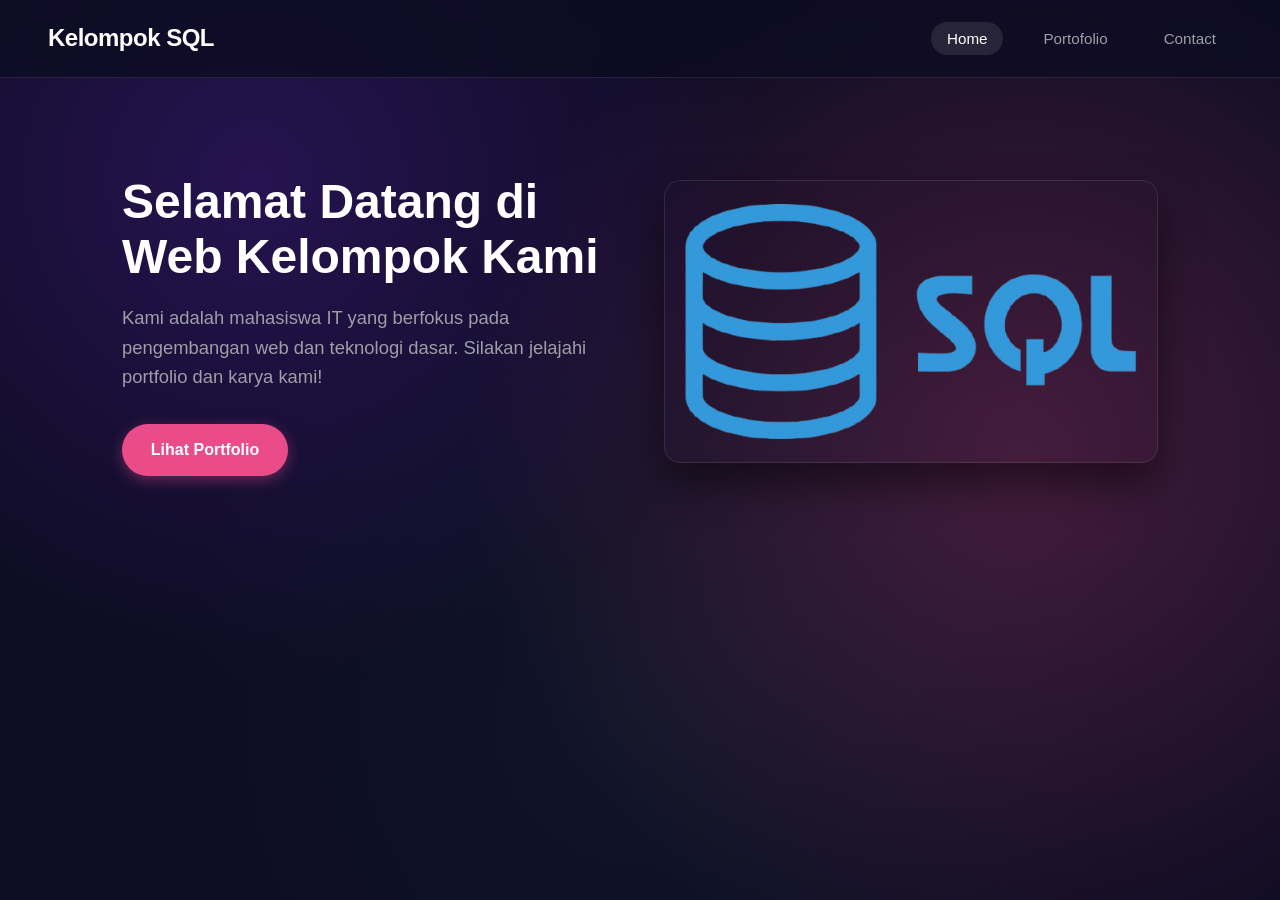
<file: index.html>
<!DOCTYPE html>
<html lang="id">
<head>
    <meta charset="UTF-8">
    <meta name="viewport" content="width=device-width, initial-scale=1.0">
    <title>Home - Portfolio Kelompok</title>
    <link rel="stylesheet" href="style.css">
</head>
<body>

    <!-- NAVBAR -->
    <nav class="navbar">
        <div class="logo">Kelompok SQL</div>
        <ul class="nav-links">
            <li><a href="index.html" class="active">Home</a></li>
            <li><a href="portofolio.html">Portofolio</a></li>
            <li><a href="contact.html">Contact</a></li>
        </ul>
    </nav>

    <!-- HERO SECTION -->
    <section class="hero">
        <div class="hero-text">
            <h1>Selamat Datang di Web Kelompok Kami</h1>
            <p>Kami adalah mahasiswa IT yang berfokus pada pengembangan web dan teknologi dasar. Silakan jelajahi portfolio dan karya kami!</p>
            <a href="portofolio.html" class="btn">Lihat Portfolio</a>
        </div>
        <div class="hero-image">
            <!-- CARA GANTI FOTO HERO: Ganti src di bawah dengan path foto kamu -->
            <img src="gambar/SQL-removebg-preview.png" alt="Foto Hero Kelompok">
        </div>
    </section>

    <script src="script.js"></script>
</body>
</html>
</file>
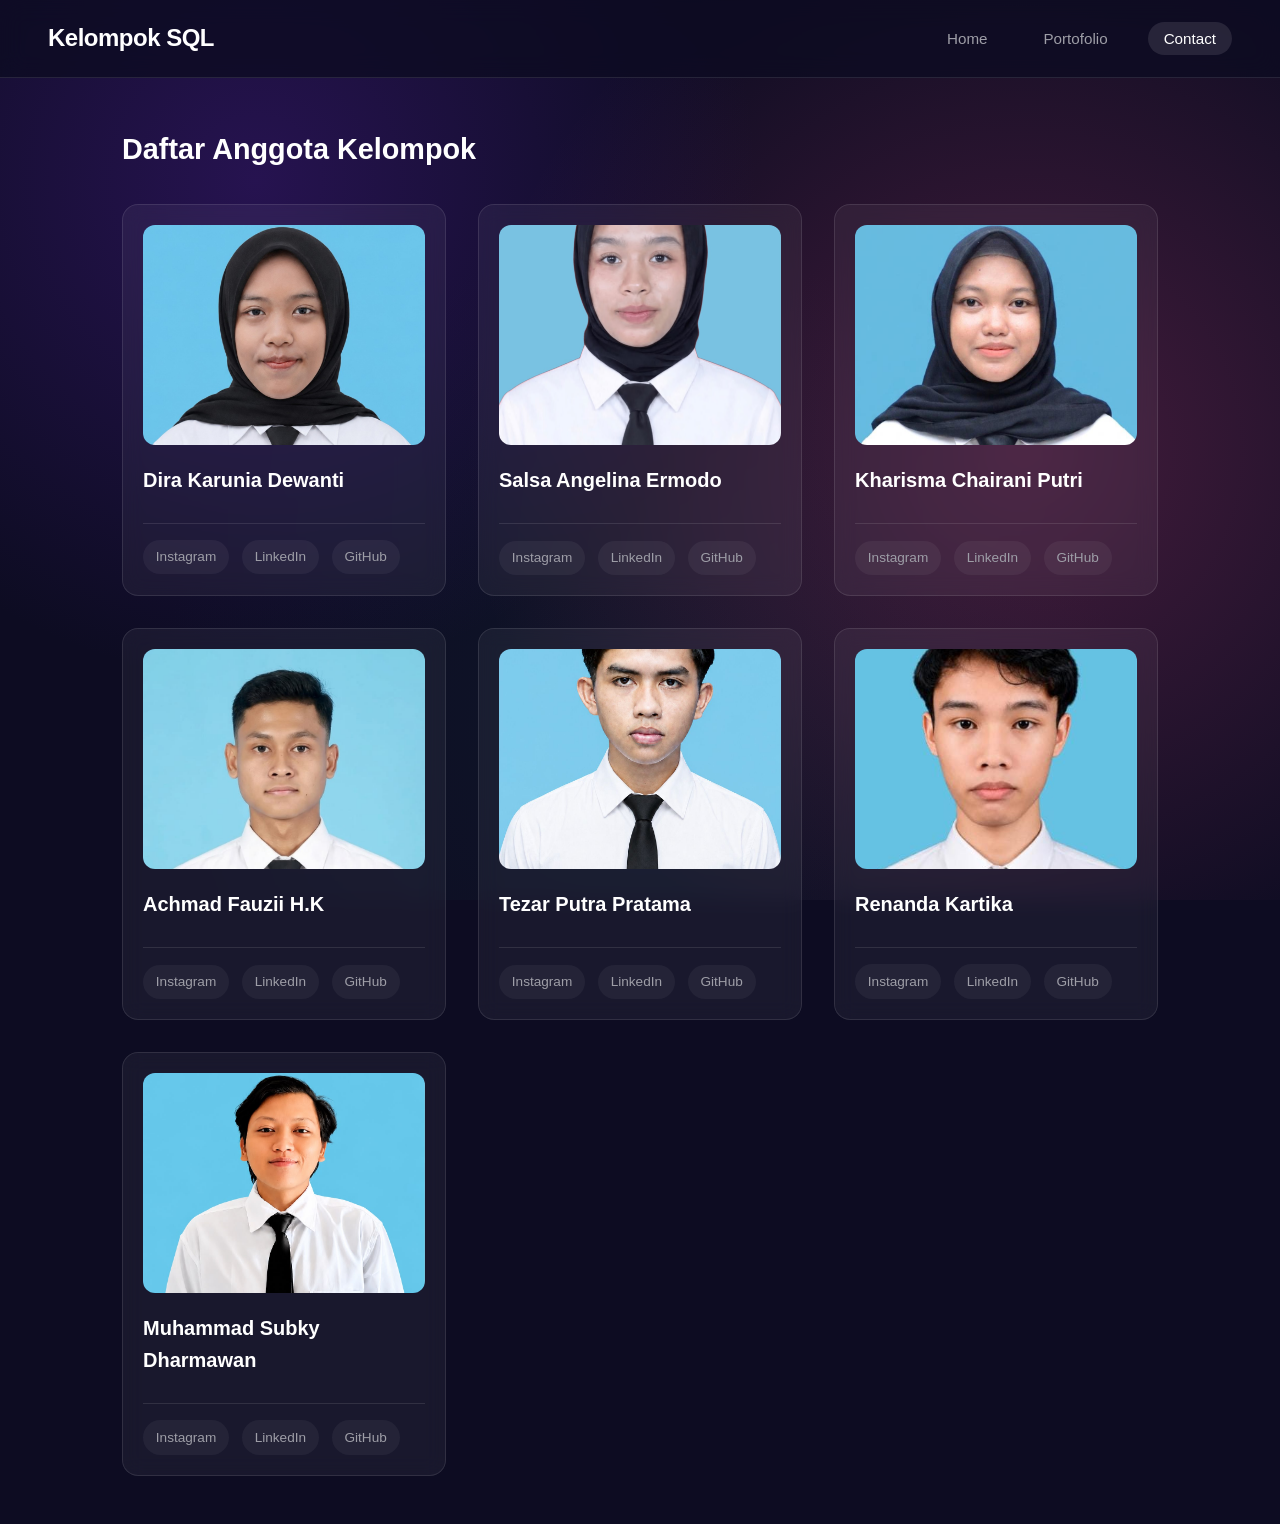
<file: contact.html>
<!DOCTYPE html>
<html lang="id">
<head>
    <meta charset="UTF-8">
    <meta name="viewport" content="width=device-width, initial-scale=1.0">
    <title>Contact & Anggota</title>
    <link rel="stylesheet" href="style.css">
</head>
<body>

    <!-- NAVBAR -->
    <nav class="navbar">
        <div class="logo">Kelompok SQL</div>
        <ul class="nav-links">
            <li><a href="index.html">Home</a></li>
            <li><a href="portofolio.html">Portofolio</a></li>
            <li><a href="contact.html" class="active">Contact</a></li>
        </ul>
    </nav>

    <!-- SEKSI ANGGOTA -->
    <section class="container">
        <h2>Daftar Anggota Kelompok</h2>
        <div class="card-grid">

            <!-- CARA MENGGANTI ATAU MENAMBAHKAN ANGGOTA: -->
            <!-- Copy dari <div class="card member-card"> sampai </div>, ganti nama & link sosial media. -->
            <div class="card member-card">
                <img src="gambar/dira.png" alt="Foto Anggota 1">
                <h3>Dira Karunia Dewanti</h3>
                <div class="social-links">
                    <a href="https://www.instagram.com/diraniadt?igsi=Z2YxaWQ4dTA0dDQx" target="_blank">Instagram</a>
                    <a href="https://www.linkedin.com/in/dira-karunia-dewanti-a68634373/">LinkedIn</a>
                    <a href=" https://github.com/diraniadt">GitHub</a>
                </div>
            </div>

            <div class="card member-card">
                <img src="gambar/salsa.jpg" alt="Foto Anggota 2">
                <h3>Salsa Angelina Ermodo</h3>
                <div class="social-links">
                    <a href=" https://www.instagram.com/angelinermd?igsi=MXVtZ2h6ZHc1cDNtbg%3D%3D&utm_source=qr">Instagram</a>
                    <a href="https://www.linkedin.com/in/salsa-a-a44894379?utm_source=share_via&utm_content=profile&utm_medium=member_ios
">LinkedIn</a>
                    <a href="https://github.com/salsaermodo678-beep?tab=repositories
7">GitHub</a>
                </div>
            </div>

            <div class="card member-card">
                <img src="gambar/kharisma.png" alt="Foto Anggota 3">
                <h3>Kharisma Chairani Putri</h3>
                <div class="social-links">
                    <a href="https://www.instagram.com/eiryseaa?igsi=aTN6NzAwMTYwa24=
" target="_blank">Instagram</a>
                    <a href="https://www.linkedin.com/in/kharisma-chairani-putri-42841642b/">LinkedIn</a>
                    <a href="https://github.com/kharismachaeraniputri-ux/kharismachaeraniputri-ux">GitHub</a>
                </div>
            </div>

             <div class="card member-card">
                <img src="gambar/fauzii.png" alt="Foto Anggota 4">
                <h3>Achmad Fauzii H.K</h3>
                <div class="social-links">
                    <a href="https://www.instagram.com/fauziihk/" target="_blank">Instagram</a>
                    <a href="https://www.linkedin.com/in/fauzii-hk-64253342b/" target="_blank">LinkedIn</a>
                    <a href="https://github.com/fauziihk-star" target="_blank">GitHub</a>
                </div>
            </div>

             <div class="card member-card">
                <img src="gambar/tezar.jpeg" alt="Foto Anggota 5">
                <h3>Tezar Putra Pratama</h3>
                <div class="social-links">
                    <a href="https://www.instagram.com/tzprtma?igsi=MTgwczBwMWcwcWNhZg%3D%3D&utm_source=qr">Instagram</a>
                    <a href="https://www.linkedin.com/in/tezar-putra-pratama-66362342b/">LinkedIn</a>
                    <a href="https://github.com/aangm338-boop">GitHub</a>
                </div>
            </div>

             <div class="card member-card">
                <img src="gambar/renanda.jpeg" alt="Foto Anggota 6">
                <h3>Renanda Kartika</h3>
                <div class="social-links">
                    <a href="https://www.instagram.com/rnndkrtk?igsi=MXVjazd5cmUxZndzdA%3D%3D">Instagram</a>
                    <a href="https://www.linkedin.com/in/reinanda-k-a1968942b?utm_source=share_via&utm_content=profile&utm_medium=member_android
">LinkedIn</a>
                    <a href="https://github.com/reinanda-it">GitHub</a>
                </div>
            </div>

             <div class="card member-card">
                <img src="gambar/subky.jpeg" alt="Foto Anggota 7">
                <h3>Muhammad Subky Dharmawan</h3>
                <div class="social-links">
                    <a href="https://www.instagram.com/sub_qiy?igsi=eTZ0bHdoMnE1bWls&utm_source=qr
">Instagram</a>
                    <a href="https://www.linkedin.com/in/muhammad-subky-dharmawan-15a42842b/">LinkedIn</a>
                    <a href="https://github.com/subqiydharmawan-ops">GitHub</a>
                </div>
            </div>

        </div>
    </section>

    <script src="script.js"></script>
</body>
</html>
</file>
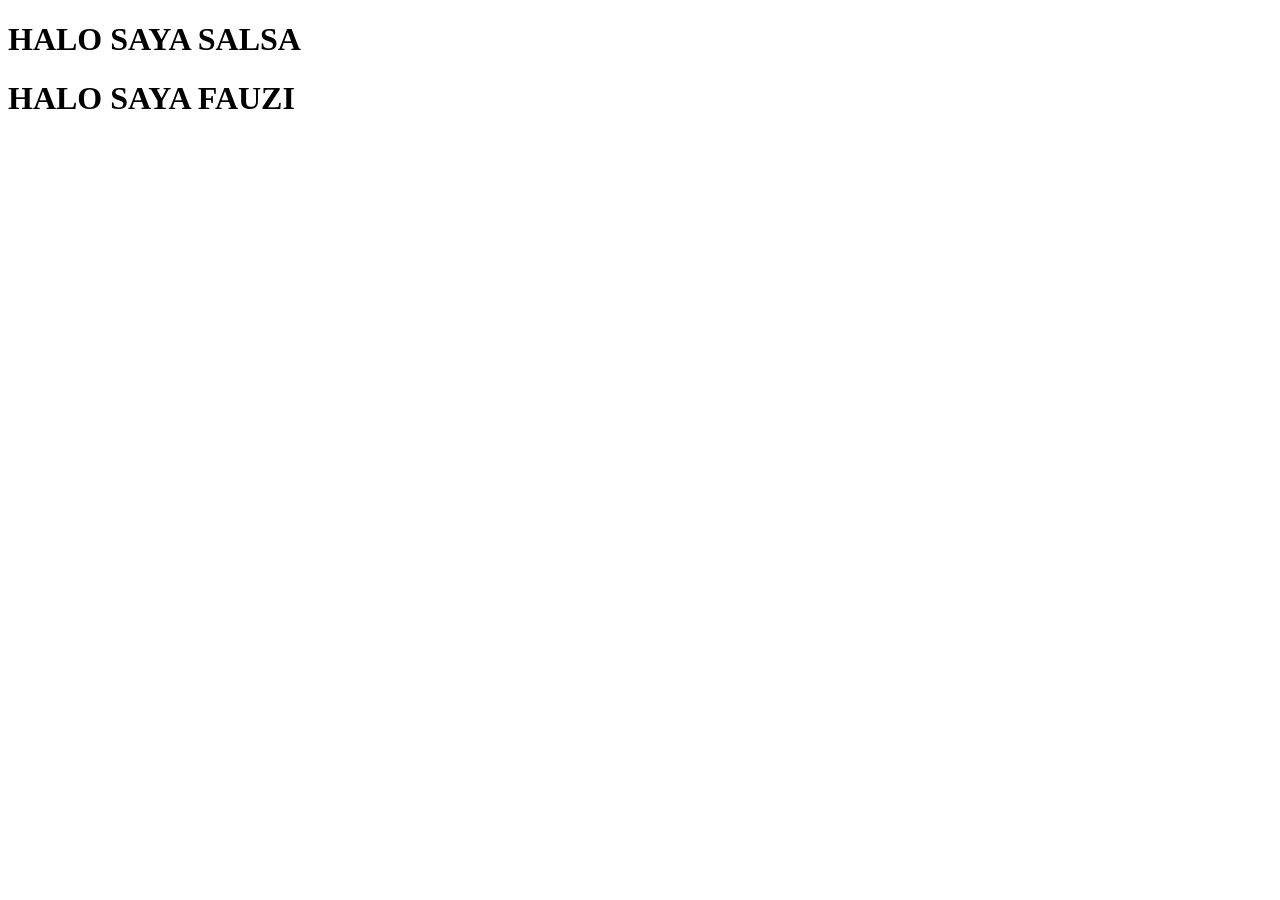
<file: tes.html>
<!DOCTYPE html>
<html lang="en">
<head>
    <meta charset="UTF-8">
    <meta name="viewport" content="width=device-width, initial-scale=1.0">
    <title>Document</title>
</head>
<body>

    <h1>HALO SAYA SALSA</h1>
    <h1>HALO SAYA FAUZI</h1>
    
</body>
</html>
</file>
<file: style.css>
/* --- RESET & VARIABLES --- */
:root {
    --primary-color: #ea4c89; /* Warna pink khas Dribbble */
    --primary-hover: #e13b7b;
    --bg-dark: #0d0c22;       /* Warna background gelap khas Dribbble */
    --card-bg: rgba(255, 255, 255, 0.05); /* Effect glassmorphism */
    --card-border: rgba(255, 255, 255, 0.1);
    --text-white: #ffffff;
    --text-muted: #9e9ea7;
    --radius-pill: 999px;
    --radius-card: 16px;
}

* {
    margin: 0;
    padding: 0;
    box-sizing: border-box;
    font-family: 'Haas Grot Text R Web', 'Helvetica Neue', Helvetica, Arial, sans-serif;
}

body {
    background-color: var(--bg-dark);
    /* Gradient mesh seperti hero banner Dribbble */
    background-image: 
        radial-gradient(circle at 20% 20%, rgba(76, 29, 149, 0.4) 0%, transparent 40%),
        radial-gradient(circle at 80% 50%, rgba(234, 76, 137, 0.25) 0%, transparent 50%),
        radial-gradient(circle at 50% 80%, rgba(15, 23, 42, 0.8) 0%, transparent 50%);
    background-attachment: fixed;
    color: var(--text-white);
    line-height: 1.6;
    min-height: 100vh;
}

/* --- NAVBAR --- */
.navbar {
    display: flex;
    justify-content: space-between;
    align-items: center;
    background-color: rgba(13, 12, 34, 0.8);
    backdrop-filter: blur(12px);
    padding: 1.2rem 3rem;
    position: sticky;
    top: 0;
    z-index: 100;
    border-bottom: 1px solid var(--card-border);
}

.logo {
    font-size: 1.5rem;
    font-weight: 700;
    color: var(--text-white);
    letter-spacing: -0.5px;
}

.nav-links {
    display: flex;
    list-style: none;
    gap: 1.5rem;
}

.nav-links a {
    text-decoration: none;
    color: var(--text-muted);
    font-weight: 500;
    font-size: 0.95rem;
    padding: 0.5rem 1rem;
    border-radius: var(--radius-pill);
    transition: all 0.2s ease;
}

.nav-links a.active, 
.nav-links a:hover {
    color: var(--text-white);
    background-color: rgba(255, 255, 255, 0.1);
}

/* --- HERO SECTION --- */
.hero {
    display: flex;
    justify-content: space-between;
    align-items: center;
    padding: 6rem 2rem;
    max-width: 1100px;
    margin: 0 auto;
}

.hero-text {
    flex: 1;
    padding-right: 3rem;
}

.hero-text h1 {
    font-size: 3rem;
    line-height: 1.15;
    margin-bottom: 1.2rem;
    color: var(--text-white);
    font-weight: 700;
}

.hero-text p {
    font-size: 1.15rem;
    margin-bottom: 2rem;
    color: var(--text-muted);
}

.btn {
    display: inline-block;
    padding: 0.85rem 1.8rem;
    background-color: var(--primary-color);
    color: #ffffff;
    text-decoration: none;
    border-radius: var(--radius-pill);
    font-weight: 600;
    box-shadow: 0 4px 14px rgba(234, 76, 137, 0.4);
    transition: all 0.2s ease;
}

.btn:hover {
    background-color: var(--primary-hover);
    transform: translateY(-2px);
    box-shadow: 0 6px 20px rgba(234, 76, 137, 0.6);
}

.hero-image {
    flex: 1;
    text-align: center;
}

.hero-image img {
    max-width: 100%;
    height: auto;
    border-radius: var(--radius-card);
    border: 1px solid var(--card-border);
    box-shadow: 0 20px 40px rgba(0, 0, 0, 0.5);
}

/* --- CONTAINER & CARDS --- */
.container {
    max-width: 1100px;
    margin: 3rem auto;
    padding: 0 2rem;
}

.container h2 {
    margin-bottom: 2rem;
    font-size: 1.8rem;
    color: var(--text-white);
    font-weight: 700;
}

/* DESKTOP LAYOUT (Horizontal Grid) */
.card-grid {
    display: grid;
    grid-template-columns: repeat(auto-fit, minmax(300px, 1fr));
    gap: 2rem;
}

.card {
    background: var(--card-bg);
    backdrop-filter: blur(10px);
    border: 1px solid var(--card-border);
    border-radius: var(--radius-card);
    padding: 1.25rem;
    display: flex;
    flex-direction: column;
    justify-content: space-between;
    transition: all 0.3s ease;
}

.card:hover {
    transform: translateY(-6px);
    border-color: rgba(234, 76, 137, 0.5);
    box-shadow: 0 12px 30px rgba(0, 0, 0, 0.4);
}

.card img {
    width: 100%;
    height: 220px;
    object-fit: cover;
    border-radius: calc(var(--radius-card) - 4px);
    margin-bottom: 1.2rem;
}

.card h3 {
    margin-bottom: 0.5rem;
    font-size: 1.25rem;
    color: var(--text-white);
}

.card p {
    font-size: 0.95rem;
    color: var(--text-muted);
    margin-bottom: 1.2rem;
}

.card-link {
    display: inline-block;
    margin-top: auto;
    color: var(--primary-color);
    text-decoration: none;
    font-weight: 600;
    transition: color 0.2s ease;
}

.card-link:hover {
    color: #ff76a8;
}

.modal-open {
    overflow: hidden;
}

.certificate-modal {
    position: fixed;
    inset: 0;
    z-index: 200;
    display: grid;
    place-items: center;
    padding: 1.5rem;
    background: rgba(0, 0, 0, 0.82);
}

.certificate-modal[hidden] {
    display: none;
}

.certificate-modal-content {
    position: relative;
    width: min(900px, 100%);
    max-height: 95vh;
    overflow: auto;
    padding: 2.5rem 1.5rem 1.5rem;
    background: #17152f;
    border: 1px solid var(--card-border);
    border-radius: var(--radius-card);
    text-align: center;
}

.certificate-modal-content h2 {
    margin-bottom: 1rem;
    font-size: 1.4rem;
}

.certificate-modal-content img {
    display: block;
    width: 100%;
    height: auto;
    max-height: 75vh;
    object-fit: contain;
}

.modal-close {
    position: absolute;
    top: 0.5rem;
    right: 0.8rem;
    border: 0;
    background: transparent;
    color: var(--text-white);
    font-size: 2rem;
    line-height: 1;
    cursor: pointer;
}

.modal-close:hover {
    color: var(--primary-color);
}

.social-links {
    margin-top: 1.2rem;
    display: flex;
    gap: 0.8rem;
    border-top: 1px solid var(--card-border);
    padding-top: 1rem;
}

.social-links a {
    color: var(--text-muted);
    text-decoration: none;
    font-size: 0.85rem;
    padding: 0.4rem 0.8rem;
    border-radius: var(--radius-pill);
    background: rgba(255, 255, 255, 0.05);
    transition: all 0.2s ease;
}

.social-links a:hover {
    color: var(--text-white);
    background: var(--primary-color);
}

/* --- MOBILE RESPONSIVE --- */
@media screen and (max-width: 768px) {
    .navbar {
        padding: 1rem 1.5rem;
        flex-direction: column;
        align-items: flex-start;
        gap: 1rem;
    }

    .nav-links {
        width: 100%;
        gap: 0.5rem;
        justify-content: flex-start;
    }

    .hero {
        flex-direction: column;
        text-align: center;
        padding: 3rem 1.5rem;
    }

    .hero-text {
        padding-right: 0;
        margin-bottom: 2.5rem;
    }

    .hero-text h1 {
        font-size: 2.2rem;
    }

    .card-grid {
        grid-template-columns: 1fr;
    }
}

.modal {
    display: none;
    position: fixed;
    z-index: 1000;
    left: 0;
    top: 0;
    width: 100%;
    height: 100%;
    background-color: rgba(0, 0, 0, 0.85);
    backdrop-filter: blur(5px);
}

.modal-content {
    background-color: #1a1a2e;
    margin: 5% auto;
    padding: 25px;
    border-radius: 12px;
    width: 90%;
    max-width: 750px;
    color: #fff;
    position: relative;
    box-shadow: 0 8px 25px rgba(0,0,0,0.6);
}

.modal-content h2 {
    text-align: center;
    margin-bottom: 20px;
    font-size: 1.4rem;
}

.close-btn {
    color: #aaa;
    position: absolute;
    right: 20px;
    top: 15px;
    font-size: 32px;
    font-weight: bold;
    cursor: pointer;
    transition: color 0.2s;
}

.close-btn:hover {
    color: #ff4d4d;
}

.modal-body-slider {
    display: flex;
    align-items: center;
    justify-content: center;
    position: relative;
    gap: 15px;
}

.image-container img {
    max-width: 100%;
    max-height: 65vh;
    border-radius: 8px;
    display: block;
    margin: 0 auto;
    object-fit: contain;
}

.slider-btn {
    background-color: rgba(0, 0, 0, 0.6);
    color: white;
    border: none;
    font-size: 22px;
    padding: 10px 14px;
    cursor: pointer;
    border-radius: 50%;
    transition: background 0.3s;
}

.slider-btn:hover {
    background-color: rgba(255, 255, 255, 0.3);
}
</file>
